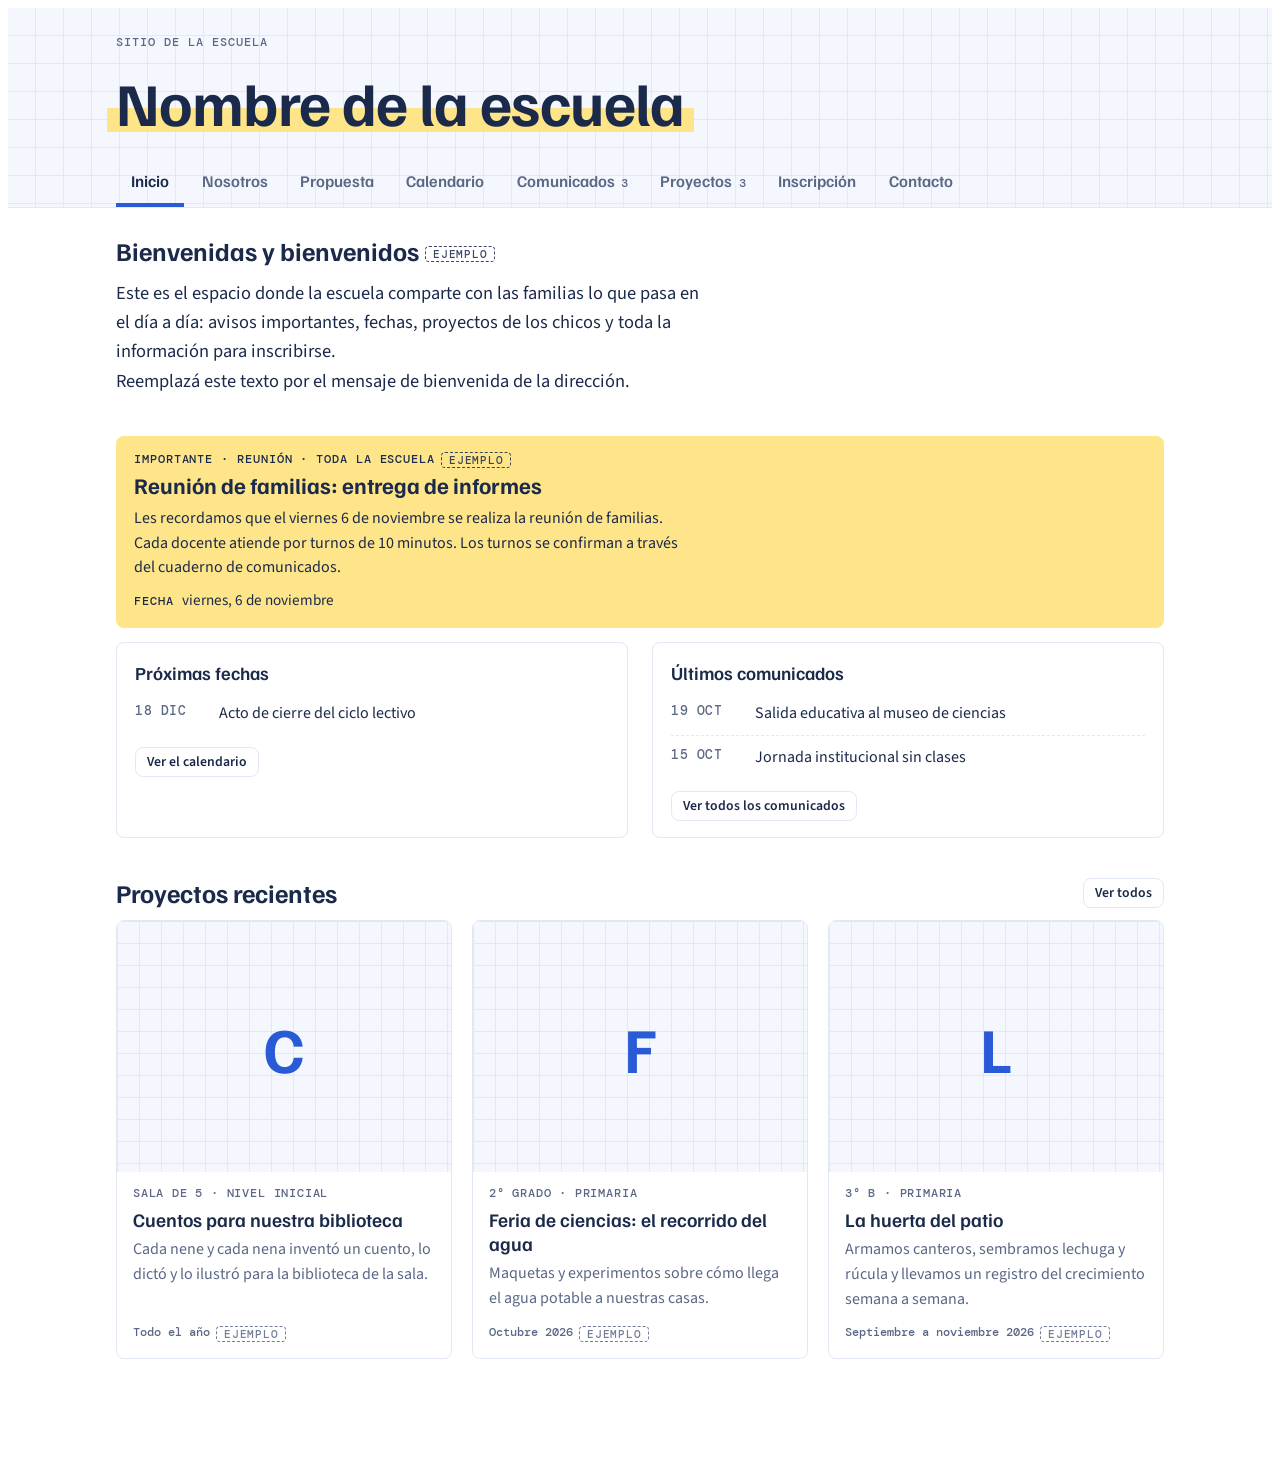
<file: portal-de-familias.html>
<title>Escuela 6014</title>
<meta name="claude:viewport-fit-sides" content="cover">
<style id="page-style">
@import url('https://fonts.googleapis.com/css2?family=DM+Mono:wght@400;500&family=Familjen+Grotesk:wght@500;600;700&family=Source+Sans+3:ital,wght@0,400;0,600;1,400&display=swap');

/* Layout: cuaderno cuadriculado. Cabecera sobre hoja a cuadros con el nombre marcado con resaltador; secciones de texto sobre fondo liso; comunicados y calendario sobre hoja con margen rojo; proyectos y propuesta en grillas de tarjetas. */
/* Diseño claro de un solo tema: fondos blancos, líneas suaves y un azul amable. */
:root {
  color-scheme: light;
  --paper: #FFFFFF;
  --card: #FFFFFF;
  --wash: #F4F8FE;
  --ink: #1B2A4A;
  --ink-2: #5A6785;
  --line: #E2E9F4;
  --blue: #2A5BD7;
  --blue-ink: #FFFFFF;
  --red: #D14B3F;
  --hl: #FFE58A;
  --mark: #FFE58A;
  --on-hl: #1B2A4A;
  --f-display: 'Familjen Grotesk', 'Trebuchet MS', system-ui, sans-serif;
  --f-body: 'Source Sans 3', system-ui, -apple-system, 'Segoe UI', sans-serif;
  --f-mono: 'DM Mono', ui-monospace, 'SFMono-Regular', Menlo, monospace;
  --r: 8px;
}

* { box-sizing: border-box; }
body { background: var(--paper); color: var(--ink); font: 400 1rem/1.55 var(--f-body); }
button, input, select, textarea { font: inherit; color: inherit; }
:focus-visible { outline: 2px solid var(--blue); outline-offset: 2px; }

.wrap {
  max-width: 1080px; margin: 0 auto;
  padding-left: max(16px, env(safe-area-inset-left, 0px));
  padding-right: max(16px, env(safe-area-inset-right, 0px));
}

/* Cabecera */
.hero {
  background-color: var(--wash);
  background-image: linear-gradient(var(--line) 1px, transparent 1px), linear-gradient(90deg, var(--line) 1px, transparent 1px);
  background-size: 28px 28px; background-position: -1px -1px;
  border-bottom: 1px solid var(--line);
}
.hero .wrap { padding-block: 26px 0; }
.hero-top { display: flex; justify-content: space-between; align-items: center; gap: 10px 14px; flex-wrap: wrap; }
.hero-top .grp { display: flex; gap: 8px; flex-wrap: wrap; }
.eyebrow { margin: 0; font: 500 .78rem/1.3 var(--f-mono); letter-spacing: .08em; text-transform: uppercase; color: var(--ink-2); }
h1 { margin: 20px 0 6px; font: 700 clamp(2rem, 6.5vw, 3.8rem)/1.08 var(--f-display); letter-spacing: -.01em; text-wrap: balance; overflow-wrap: anywhere; }
h1 span {
  background: linear-gradient(transparent 58%, var(--mark) 58% 90%, transparent 90%);
  padding: 0 .15em; margin-left: -.15em;
  -webkit-box-decoration-break: clone; box-decoration-break: clone;
}
.lema { margin: 0 0 4px; font-size: 1.15rem; color: var(--ink-2); max-width: 60ch; }
.tabs { display: flex; gap: 2px; margin-top: 22px; overflow-x: auto; scrollbar-width: thin; }
.tab {
  flex: none; white-space: nowrap; appearance: none; border: 0; background: transparent; color: var(--ink-2); cursor: pointer;
  font: 600 1.02rem var(--f-display); padding: .75rem .95rem; border-bottom: 4px solid transparent;
}
.tab small { font: 500 .75rem var(--f-mono); margin-left: .4rem; }
.tab:hover { color: var(--ink); }
.tab[aria-selected="true"] { color: var(--ink); border-bottom-color: var(--blue); }

/* Botones */
.btn {
  appearance: none; display: inline-flex; align-items: center; gap: .4rem; cursor: pointer; text-decoration: none;
  font: 600 .95rem/1.2 var(--f-body); padding: .6rem 1rem; border-radius: var(--r);
  border: 1.5px solid var(--line); background: var(--card); color: var(--ink);
}
.btn:hover { background: var(--wash); border-color: var(--ink-2); }
.btn.sm { padding: .35rem .7rem; font-size: .86rem; }
.btn.primary { background: var(--blue); border-color: var(--blue); color: var(--blue-ink); }
.btn.primary:hover { filter: brightness(1.08); }
.btn.danger { border-color: var(--red); color: var(--red); }
.btn[disabled] { opacity: .5; cursor: not-allowed; }

/* Contenido */
main.wrap { padding-block: 28px 56px; }
.sec { margin-bottom: 40px; }
.sh { display: flex; flex-wrap: wrap; justify-content: space-between; align-items: center; gap: 8px 14px; margin-bottom: 12px; }
.sh h2 { margin: 0; font: 700 1.6rem/1.2 var(--f-display); text-wrap: balance; }
.sh .grp { display: flex; gap: 8px; flex-wrap: wrap; align-items: center; }
.lead { margin: 0; font-size: 1.15rem; line-height: 1.6; white-space: pre-line; overflow-wrap: anywhere; max-width: 66ch; }
.bar { display: flex; flex-wrap: wrap; gap: 10px 16px; align-items: center; justify-content: space-between; margin-bottom: 18px; }
.chips { display: flex; flex-wrap: wrap; gap: 8px; }
.chip {
  appearance: none; cursor: pointer; border: 1px solid var(--line); background: var(--card); color: var(--ink);
  font: 500 .82rem var(--f-mono); padding: .35rem .8rem; border-radius: 999px;
}
.chip[aria-pressed="true"] { background: var(--blue); color: var(--blue-ink); border-color: var(--blue); }

.hintbox { background: var(--wash); border: 1px dashed var(--ink-2); border-radius: var(--r); padding: 12px 14px; margin-bottom: 22px; font-size: .95rem; }
.ej {
  display: inline-block; font: 500 .68rem var(--f-mono); letter-spacing: .08em; text-transform: uppercase;
  border: 1px dashed currentColor; border-radius: 4px; padding: 0 .4rem; margin-left: .4rem; opacity: .85; vertical-align: middle;
}

.pin { background: var(--hl); color: var(--on-hl); border-radius: var(--r); padding: 16px 18px; margin-bottom: 14px; }
.pin .tag { font: 500 .72rem var(--f-mono); letter-spacing: .08em; text-transform: uppercase; }
.pin h3 { margin: .25rem 0 .4rem; font: 700 1.4rem/1.2 var(--f-display); text-wrap: balance; }
.pin .body { margin: .3rem 0; }
.pin .btn { border-color: var(--on-hl); color: var(--on-hl); background: transparent; }
.pin .btn:hover { background: rgba(27, 42, 74, .1); }
.pin .when .k { color: var(--on-hl); }

.sheet { --datecol: 76px; position: relative; background: var(--card); border: 1px solid var(--line); border-radius: var(--r); }
.sheet::before { content: ""; position: absolute; top: 0; bottom: 0; left: var(--datecol); width: 2px; background: var(--red); opacity: .5; }
.note { display: grid; grid-template-columns: var(--datecol) minmax(0, 1fr); padding: 18px 0; border-top: 1px dashed var(--line); }
.note:first-child { border-top: 0; }
.nd { text-align: center; padding-right: 6px; }
.nd b { display: block; font: 700 1.6rem/1 var(--f-display); }
.nd span { display: block; margin-top: 4px; font: 500 .7rem var(--f-mono); letter-spacing: .08em; text-transform: uppercase; color: var(--ink-2); }
.nc { padding: 0 20px; min-width: 0; }
.meta { display: flex; flex-wrap: wrap; gap: 2px 10px; font: 500 .74rem var(--f-mono); letter-spacing: .06em; text-transform: uppercase; color: var(--ink-2); }
.meta .urg { color: var(--red); font-weight: 500; }
.note h3 { margin: .25rem 0 .35rem; font: 600 1.25rem/1.25 var(--f-display); text-wrap: balance; }
.body { margin: .2rem 0; white-space: pre-line; overflow-wrap: anywhere; max-width: 68ch; }
.when { margin: .55rem 0 0; font-size: .95rem; }
.when .k { font: 500 .72rem var(--f-mono); letter-spacing: .08em; text-transform: uppercase; color: var(--ink-2); margin-right: .5rem; }
.acts { display: flex; gap: 8px; flex-wrap: wrap; margin-top: 12px; }
.empty { border: 1px dashed var(--ink-2); border-radius: var(--r); padding: 28px 20px; text-align: center; color: var(--ink-2); }
.empty p { margin: .2rem 0; }
.more { display: flex; justify-content: center; margin-top: 18px; }
.mh { margin: 26px 0 10px; font: 500 .82rem var(--f-mono); letter-spacing: .08em; text-transform: uppercase; color: var(--ink-2); }
.mh:first-child { margin-top: 0; }

.two { display: grid; grid-template-columns: repeat(auto-fit, minmax(min(100%, 320px), 1fr)); gap: 24px; margin-bottom: 40px; }
.box { background: var(--card); border: 1px solid var(--line); border-radius: var(--r); padding: 18px 18px 16px; min-width: 0; }
.box h3 { margin: 0 0 8px; font: 600 1.15rem var(--f-display); }
.mini { list-style: none; margin: 0; padding: 0; }
.mini li { display: flex; gap: 14px; padding: 9px 0; border-top: 1px dashed var(--line); }
.mini li:first-child { border-top: 0; }
.mini .md { flex: none; width: 4.4rem; font: 500 .8rem/1.5 var(--f-mono); letter-spacing: .04em; text-transform: uppercase; color: var(--ink-2); }
.mini .mt { min-width: 0; overflow-wrap: anywhere; }
.box .foot-link { margin-top: 12px; }
.req { margin: 0; padding-left: 1.2rem; }
.req li { margin: .3rem 0; overflow-wrap: anywhere; }

.grid { display: grid; grid-template-columns: repeat(auto-fill, minmax(min(100%, 260px), 1fr)); gap: 20px; }
.card {
  position: relative; display: flex; flex-direction: column; min-width: 0; overflow: hidden;
  background: var(--card); border: 1px solid var(--line); border-radius: var(--r); transition: transform .15s, border-color .15s;
}
.card.link:hover { border-color: var(--blue); transform: translateY(-2px); }
.cover { display: block; width: 100%; aspect-ratio: 4 / 3; object-fit: cover; background: var(--wash); }
.ph {
  aspect-ratio: 4 / 3; display: grid; place-items: center; color: var(--blue); font: 700 4rem var(--f-display);
  background-color: var(--wash);
  background-image: linear-gradient(var(--line) 1px, transparent 1px), linear-gradient(90deg, var(--line) 1px, transparent 1px);
  background-size: 22px 22px;
}
.cb { padding: 14px 16px 16px; display: flex; flex-direction: column; gap: 6px; flex: 1; min-width: 0; }
.kick { font: 500 .72rem var(--f-mono); letter-spacing: .07em; text-transform: uppercase; color: var(--ink-2); }
.card h3 { margin: 0; font: 600 1.2rem/1.25 var(--f-display); overflow-wrap: anywhere; }
.open { all: unset; cursor: pointer; }
.open::after { content: ""; position: absolute; inset: 0; }
.open:focus-visible::after { outline: 2px solid var(--blue); outline-offset: -3px; }
.card p { margin: 0; color: var(--ink-2); }
.card p.clamp { display: -webkit-box; -webkit-line-clamp: 3; -webkit-box-orient: vertical; overflow: hidden; }
.card p.full { white-space: pre-line; overflow-wrap: anywhere; color: var(--ink); }
.card .foot { margin-top: auto; padding-top: 8px; font: 500 .72rem var(--f-mono); color: var(--ink-2); }
.card .acts { position: relative; z-index: 2; padding: 0 16px 16px; margin: 0; }
.av {
  width: 3rem; height: 3rem; border-radius: 50%; display: grid; place-items: center; margin-bottom: 4px;
  background: var(--wash); color: var(--blue); border: 1px solid var(--line); font: 700 1.1rem var(--f-display);
}

/* Pie con datos de contacto */
.contact { border-top: 2px solid var(--line); }
.contact .wrap { padding-block: 26px 40px; }
.contact h2 { margin: 0 0 14px; font: 600 1.1rem var(--f-display); }
.cgrid { display: grid; grid-template-columns: repeat(auto-fit, minmax(min(100%, 210px), 1fr)); gap: 16px 24px; margin: 0; }
.cgrid dt { font: 500 .72rem var(--f-mono); letter-spacing: .08em; text-transform: uppercase; color: var(--ink-2); }
.cgrid dd { margin: 2px 0 0; overflow-wrap: anywhere; }
.cgrid .btn { margin-top: 6px; }

/* Ventanas */
.scrim {
  position: fixed; inset: 0; z-index: 60; background: rgba(27, 42, 74, .35); overflow: auto; display: flex;
  padding: max(16px, env(safe-area-inset-top, 0px)) max(16px, env(safe-area-inset-right, 0px)) max(16px, env(safe-area-inset-bottom, 0px)) max(16px, env(safe-area-inset-left, 0px));
}
.dlg { margin: auto; width: min(720px, 100%); min-width: 0; background: var(--card); color: var(--ink); border: 1px solid var(--line); border-radius: 10px; padding: 22px; }
.dlg-head { display: flex; justify-content: space-between; align-items: flex-start; gap: 12px; margin-bottom: 14px; }
.dlg h2 { margin: 0; font: 700 1.5rem/1.2 var(--f-display); text-wrap: balance; overflow-wrap: anywhere; }
.field { display: flex; flex-direction: column; gap: 4px; margin-bottom: 14px; min-width: 0; }
.field > label, .field > .lbl { font-weight: 600; font-size: .92rem; }
.hint { margin: 0; font-size: .85rem; color: var(--ink-2); }
.in { width: 100%; padding: .55rem .65rem; border: 1px solid var(--ink-2); border-radius: var(--r); background: var(--paper); }
textarea.in { min-height: 5rem; resize: vertical; }
.row2 { display: grid; grid-template-columns: repeat(auto-fit, minmax(min(100%, 200px), 1fr)); gap: 0 14px; }
.check { display: flex; gap: 10px; align-items: flex-start; margin-bottom: 14px; }
.check input { margin-top: .3rem; width: 1.1rem; height: 1.1rem; }
.err { margin: 0 0 12px; color: var(--red); font-weight: 600; }
.dlg-foot { display: flex; gap: 10px; flex-wrap: wrap; justify-content: flex-end; margin-top: 8px; }
.thumbs { display: flex; flex-wrap: wrap; gap: 12px; }
.th { width: 112px; display: flex; flex-direction: column; gap: 6px; }
.th img { width: 112px; aspect-ratio: 1; object-fit: cover; border-radius: var(--r); display: block; }
.th .btn { justify-content: center; }
.gal { display: grid; gap: 10px; margin: 6px 0 16px; }
.gal img { display: block; width: 100%; border-radius: var(--r); background: var(--wash); }
.gal.rest { grid-template-columns: repeat(auto-fill, minmax(min(100%, 150px), 1fr)); margin-top: 0; }
.gal.rest img { aspect-ratio: 4 / 3; object-fit: cover; }

/* Barra de guardado */
.is-editing { padding-bottom: 96px; }
.savebar {
  position: fixed; left: 0; right: 0; bottom: 0; z-index: 40; background: var(--card); color: var(--ink);
  border-top: 1px solid var(--line); box-shadow: 0 -6px 18px rgba(27, 42, 74, .08);
  display: flex; flex-wrap: wrap; gap: 8px 16px; align-items: center; justify-content: space-between;
  padding: 10px max(16px, env(safe-area-inset-right, 0px)) calc(10px + env(safe-area-inset-bottom, 0px)) max(16px, env(safe-area-inset-left, 0px));
}
.sb-msg { display: flex; flex-direction: column; min-width: 0; font-weight: 600; }
.sb-size { font: 500 .72rem var(--f-mono); color: var(--ink-2); }
.sb-size.warn { color: var(--red); }
.sb-btns { display: flex; gap: 8px; flex-wrap: wrap; }
.savebar .btn { border-color: var(--line); }
.savebar .btn.go { background: var(--blue); border-color: var(--blue); color: var(--blue-ink); }
.savebar .btn.go:hover { filter: brightness(1.08); }

@media (max-width: 520px) {
  .sheet { --datecol: 58px; }
  .nc { padding: 0 14px; }
  .nd b { font-size: 1.3rem; }
  .dlg { padding: 18px 16px; }
  .pin { padding: 14px; }
  .sh h2 { font-size: 1.4rem; }
}
@media (prefers-reduced-motion: reduce) {
  .card { transition: none; }
  .card.link:hover { transform: none; }
}
</style>

<div id="root"></div>
<div id="overlay"></div>

<script type="application/json" id="state">{"v":2,"escuela":{"nombre":"Nombre de la escuela","lema":"","direccion":"","telefono":"","email":"","horario":"","grupos":["Toda la escuela","Nivel inicial","Primaria"]},"inicio":{"titulo":"Bienvenidas y bienvenidos","texto":"Este es el espacio donde la escuela comparte con las familias lo que pasa en el día a día: avisos importantes, fechas, proyectos de los chicos y toda la información para inscribirse.\nReemplazá este texto por el mensaje de bienvenida de la dirección.","ejemplo":true},"nosotros":{"historia":"Contá acá cómo nació la escuela, en qué año abrió sus puertas y cómo fue creciendo junto a la comunidad.","mision":"Escribí acá la propuesta pedagógica, los valores que guían el trabajo diario y lo que la escuela quiere para sus alumnos.","ejemplo":true},"equipo":[{"id":"e1","nombre":"Nombre y apellido","cargo":"Dirección","ejemplo":true},{"id":"e2","nombre":"Nombre y apellido","cargo":"Vicedirección","ejemplo":true},{"id":"e3","nombre":"Nombre y apellido","cargo":"Secretaría","ejemplo":true}],"niveles":[{"id":"n1","nombre":"Nivel inicial","edades":"Salas de 3, 4 y 5","horario":"Completar horario","texto":"Describí acá la propuesta del nivel: cómo se organiza el día, los talleres, el juego y el acompañamiento de las familias.","ejemplo":true},{"id":"n2","nombre":"Primaria","edades":"Completar cursos","horario":"Completar horario","texto":"Describí acá las áreas, los talleres, los idiomas y los proyectos que forman parte de la propuesta de primaria.","ejemplo":true}],"calendario":[{"id":"k1","fecha":"2026-10-28","fin":"","titulo":"Salida educativa al museo de ciencias","tipo":"Salida","detalle":"4° y 5° grado. Salida a las 9:00 h, regreso a las 12:30 h.","ejemplo":true},{"id":"k2","fecha":"2026-11-06","fin":"","titulo":"Reunión de familias: entrega de informes","tipo":"Reunión","detalle":"Turnos de 10 minutos con cada docente.","ejemplo":true},{"id":"k3","fecha":"2026-11-12","fin":"","titulo":"Jornada institucional","tipo":"Sin clases","detalle":"No hay clases. Las actividades se retoman el viernes.","ejemplo":true},{"id":"k4","fecha":"2026-12-18","fin":"","titulo":"Acto de cierre del ciclo lectivo","tipo":"Acto","detalle":"Horario y lugar a confirmar.","ejemplo":true}],"contactos":[{"id":"t1","area":"Secretaría","detalle":"Constancias, inscripciones y trámites administrativos.","telefono":"","email":"","horario":"","ejemplo":true},{"id":"t2","area":"Dirección","detalle":"Entrevistas con el equipo directivo.","telefono":"","email":"","horario":"","ejemplo":true}],"inscripcion":{"texto":"Explicá acá cómo se anotan las familias nuevas: modalidad, vacantes disponibles y a quién dirigirse.","requisitos":"Partida de nacimiento del alumno\nDNI del alumno y de los adultos responsables\nCertificado de vacunación\nBoletín o pase del colegio anterior, si corresponde","fechas":"Completá acá el período de inscripción.","enlace":"","ejemplo":true},"comunicados":[{"id":"c1","titulo":"Reunión de familias: entrega de informes","texto":"Les recordamos que el viernes 6 de noviembre se realiza la reunión de familias.\nCada docente atiende por turnos de 10 minutos. Los turnos se confirman a través del cuaderno de comunicados.","fecha":"2026-10-20","categoria":"Reunión","para":"Toda la escuela","evento":"2026-11-06","enlace":"","fijado":true,"ejemplo":true},{"id":"c2","titulo":"Salida educativa al museo de ciencias","texto":"Los alumnos de 4° y 5° grado visitan el museo el miércoles 28 de octubre.\nSalida a las 9:00 h, regreso a las 12:30 h. Deben traer la autorización firmada, gorra y botella de agua.","fecha":"2026-10-19","categoria":"Salida educativa","para":"Primaria","evento":"2026-10-28","enlace":"","fijado":false,"ejemplo":true},{"id":"c3","titulo":"Jornada institucional sin clases","texto":"El jueves 12 de noviembre no hay clases por jornada institucional de los docentes. Las actividades se retoman el viernes en el horario habitual.","fecha":"2026-10-15","categoria":"Aviso","para":"Toda la escuela","evento":"2026-11-12","enlace":"","fijado":false,"ejemplo":true}],"proyectos":[{"id":"p1","titulo":"La huerta del patio","nivel":"Primaria","curso":"3° B","docente":"Equipo docente de 3° B","periodo":"Septiembre a noviembre 2026","resumen":"Armamos canteros, sembramos lechuga y rúcula y llevamos un registro del crecimiento semana a semana.","texto":"Los chicos prepararon la tierra, armaron cuatro canteros y sembraron lechuga, rúcula y perejil.\nCada semana miden las plantas, dibujan lo que observan y anotan cuántas veces regaron. Al final del proyecto la cosecha se comparte en el comedor.","fotos":[],"enlace":"","ejemplo":true},{"id":"p2","titulo":"Feria de ciencias: el recorrido del agua","nivel":"Primaria","curso":"2° grado","docente":"Área de Ciencias Naturales","periodo":"Octubre 2026","resumen":"Maquetas y experimentos sobre cómo llega el agua potable a nuestras casas.","texto":"Cada grupo investigó una etapa del recorrido del agua, desde la toma hasta la canilla, y armó una maqueta o un experimento para explicarla en la feria abierta a las familias.","fotos":[],"enlace":"","ejemplo":true},{"id":"p3","titulo":"Cuentos para nuestra biblioteca","nivel":"Nivel inicial","curso":"Sala de 5","docente":"Equipo de sala de 5","periodo":"Todo el año","resumen":"Cada nene y cada nena inventó un cuento, lo dictó y lo ilustró para la biblioteca de la sala.","texto":"Durante el año fuimos coleccionando cuentos inventados por los chicos. Los dictaron a las seños, hicieron los dibujos y encuadernamos todo en un libro que ahora circula entre las casas.","fotos":[],"enlace":"","ejemplo":true}]}</script>

<script id="app-src">
(function () {
  'use strict';

  var DEFAULT_RESET = ':root{color-scheme:light;padding-top:env(safe-area-inset-top,0px);padding-bottom:env(safe-area-inset-bottom,0px)}body{margin:0;font:14px system-ui,sans-serif}img{max-width:100%}[hidden]{display:none!important}';
  var CATEGORIAS = ['Aviso', 'Reunión', 'Salida educativa', 'Actividad', 'Administración', 'Urgente'];
  var TIPOS = ['Clases', 'Sin clases', 'Reunión', 'Acto', 'Salida', 'Evaluación', 'Feriado', 'Otro'];
  var TABS = [['inicio', 'Inicio'], ['nosotros', 'Nosotros'], ['niveles', 'Propuesta'], ['calendario', 'Calendario'], ['comunicados', 'Comunicados'], ['proyectos', 'Proyectos'], ['inscripcion', 'Inscripción'], ['contacto', 'Contacto']];

  /* Formularios simples: cada fila es un campo o una pareja de campos. */
  var COLS = {
    contactos: { nuevo: 'Agregar contacto', editar: 'Editar contacto', schema: [
      { k: 'area', label: 'Área o persona', req: 1, max: 80, hint: 'Por ejemplo: Secretaría, Dirección, Vicedirección.' },
      { k: 'detalle', label: 'Para qué consultar', max: 160 },
      [{ k: 'telefono', label: 'Teléfono', max: 60 }, { k: 'email', label: 'Correo', max: 100 }],
      { k: 'horario', label: 'Horario de atención', max: 100 }] },
    equipo: { nuevo: 'Agregar persona', editar: 'Editar persona', schema: [[
      { k: 'nombre', label: 'Nombre y apellido', req: 1, max: 80 },
      { k: 'cargo', label: 'Cargo o función', max: 80 }]] },
    niveles: { nuevo: 'Agregar nivel', editar: 'Editar nivel', schema: [
      { k: 'nombre', label: 'Nivel', req: 1, max: 60 },
      [{ k: 'edades', label: 'Salas o cursos', max: 60 }, { k: 'horario', label: 'Horario', max: 80 }],
      { k: 'texto', label: 'Descripción', type: 'textarea', rows: 6, req: 1, hint: 'Los saltos de línea se respetan.' }] },
    calendario: { nuevo: 'Agregar fecha', editar: 'Editar fecha', schema: [
      { k: 'titulo', label: 'Qué pasa ese día', req: 1, max: 120 },
      [{ k: 'fecha', label: 'Fecha', type: 'date', req: 1 }, { k: 'fin', label: 'Hasta (si dura varios días)', type: 'date' }],
      { k: 'tipo', label: 'Tipo', type: 'select', options: TIPOS },
      { k: 'detalle', label: 'Detalle (opcional)', type: 'textarea', rows: 3, max: 400 }] }
  };
  var SINGLES = {
    inicio: { titulo: 'Editar bienvenida', schema: [
      { k: 'titulo', label: 'Título', max: 100 },
      { k: 'texto', label: 'Mensaje de bienvenida', type: 'textarea', rows: 7, req: 1 }] },
    nosotros: { titulo: 'Editar Nosotros', schema: [
      { k: 'historia', label: 'Quiénes somos', type: 'textarea', rows: 7, req: 1, hint: 'Historia y presentación de la escuela.' },
      { k: 'mision', label: 'Misión y valores', type: 'textarea', rows: 7, req: 1 }] },
    inscripcion: { titulo: 'Editar Inscripción', schema: [
      { k: 'texto', label: 'Cómo anotarse', type: 'textarea', rows: 6, req: 1 },
      { k: 'requisitos', label: 'Documentación a presentar (una por línea)', type: 'textarea', rows: 6 },
      { k: 'fechas', label: 'Período de inscripción', max: 160 },
      { k: 'enlace', label: 'Enlace a formulario (opcional)', max: 300, ph: 'https://' }] }
  };

  var live = norm(JSON.parse(document.getElementById('state').textContent));
  var draft = null, editing = false, dirty = false, canEdit = false, saving = false;
  var tab = 'inicio', filterCom = 'Todos', filterPro = 'Todos', showOld = false, showPast = false;
  var pendingDel = null, modal = null, lastFocus = null, formFotos = [], msg = '', discardArm = false;

  var hv = (location.hash || '').replace('#', '');
  if (TABS.some(function (t) { return t[0] === hv; })) tab = hv;

  /* ---------- utilidades ---------- */
  function el(tag, props) {
    var n = document.createElement(tag);
    if (props) {
      Object.keys(props).forEach(function (k) {
        var v = props[k];
        if (v == null || v === false) return;
        if (k === 'class') n.className = v;
        else if (k === 'text') n.textContent = v;
        else if (k.slice(0, 2) === 'on') n.addEventListener(k.slice(2), v);
        else if (v === true) n.setAttribute(k, '');
        else n.setAttribute(k, v);
      });
    }
    for (var i = 2; i < arguments.length; i++) append(n, arguments[i]);
    return n;
  }
  function append(n, c) {
    if (c == null || c === false) return;
    if (Array.isArray(c)) { c.forEach(function (x) { append(n, x); }); return; }
    n.append(c.nodeType ? c : document.createTextNode(String(c)));
  }
  function $(s) { return document.querySelector(s); }
  function clone(o) { return JSON.parse(JSON.stringify(o)); }
  function uid() { return Math.random().toString(36).slice(2, 10); }
  function pad(n) { return (n < 10 ? '0' : '') + n; }
  function today() { var d = new Date(); return d.getFullYear() + '-' + pad(d.getMonth() + 1) + '-' + pad(d.getDate()); }
  function parseISO(s) { return /^\d{4}-\d{2}-\d{2}$/.test(s || '') ? new Date(s + 'T12:00:00') : null; }
  function dayNum(s) { var d = parseISO(s); return d ? String(d.getDate()) : ''; }
  function monthShort(s) {
    var d = parseISO(s); if (!d) return '';
    var m = d.toLocaleDateString('es-AR', { month: 'short' }).replace('.', '');
    return d.getFullYear() !== new Date().getFullYear() ? m + ' ' + String(d.getFullYear()).slice(2) : m;
  }
  function fmtLong(s) { var d = parseISO(s); return d ? d.toLocaleDateString('es-AR', { weekday: 'long', day: 'numeric', month: 'long' }) : ''; }
  function fmtMd(s) { var d = parseISO(s); return d ? d.toLocaleDateString('es-AR', { day: 'numeric', month: 'long' }) : ''; }
  function monthName(s) { var d = parseISO(s); return d ? d.toLocaleDateString('es-AR', { month: 'long', year: 'numeric' }) : ''; }
  function rangeText(ev) {
    if (ev.fin && ev.fin > ev.fecha) return 'Del ' + fmtMd(ev.fecha) + ' al ' + fmtMd(ev.fin);
    return fmtLong(ev.fecha);
  }
  function safeUrl(u) {
    u = (u || '').trim(); if (!u) return '';
    if (!/^https?:\/\//i.test(u)) u = 'https://' + u;
    try { var x = new URL(u); return /^https?:$/.test(x.protocol) ? x.href : ''; } catch (e) { return ''; }
  }
  function norm(s) {
    s.escuela = s.escuela || {};
    ['nombre', 'lema', 'direccion', 'telefono', 'email', 'horario'].forEach(function (k) { s.escuela[k] = s.escuela[k] || ''; });
    if (!Array.isArray(s.escuela.grupos) || !s.escuela.grupos.length) s.escuela.grupos = ['Toda la escuela'];
    s.inicio = s.inicio || { titulo: '', texto: '' };
    s.nosotros = s.nosotros || { historia: '', mision: '' };
    s.inscripcion = s.inscripcion || { texto: '', requisitos: '', fechas: '', enlace: '' };
    ['equipo', 'niveles', 'calendario', 'contactos', 'comunicados', 'proyectos'].forEach(function (k) { s[k] = s[k] || []; });
    return s;
  }
  function data() { return editing ? draft : live; }
  function niveles(d) { var g = d.escuela.grupos; return g.length > 1 ? g.slice(1) : g; }
  function markDirty() { dirty = true; discardArm = false; msg = ''; }
  function hasEj(d) {
    return d.inicio.ejemplo || d.nosotros.ejemplo || d.inscripcion.ejemplo ||
      ['equipo', 'niveles', 'calendario', 'contactos', 'comunicados', 'proyectos'].some(function (k) { return d[k].some(function (x) { return x.ejemplo; }); });
  }
  function goTab(id) { tab = id; pendingDel = null; render(); try { window.scrollTo(0, 0); } catch (e) {} }

  /* ---------- armado de la página publicada ---------- */
  function getReset() {
    try {
      var ss = document.head.querySelectorAll('style');
      for (var i = 0; i < ss.length; i++) {
        var t = ss[i].textContent;
        if (ss[i].id !== 'page-style' && /\[hidden\]/.test(t) && /color-scheme/.test(t)) return t;
      }
    } catch (e) {}
    return DEFAULT_RESET;
  }
  function buildDoc(state) {
    var css = document.getElementById('page-style').textContent;
    var js = document.getElementById('app-src').textContent;
    var json = JSON.stringify(state).replace(/</g, '\\u003c').split(String.fromCharCode(8232)).join('\\u2028').split(String.fromCharCode(8233)).join('\\u2029');
    return '<!doctype html><html><head><meta charset=utf8><meta name=viewport content="width=device-width,initial-scale=1,viewport-fit=cover"><style>' + getReset() + '</style></head><body>'
      + '<title>Portal de Familias</title><meta name="claude:viewport-fit-sides" content="cover">'
      + '<style id="page-style">' + css + '</style>'
      + '<div id="root"></div>\n<div id="overlay"></div>\n'
      + '<script type="application/json" id="state">' + json + '</scr' + 'ipt>\n'
      + '<script id="app-src">' + js + '</scr' + 'ipt></body></html>';
  }

  /* ---------- estructura general ---------- */
  function render() {
    var d = data();
    var root = $('#root');
    root.replaceChildren();
    root.className = editing ? 'is-editing' : '';
    root.append(hero(d), main(d));
    var f = footer(d); if (f) root.append(f);
    if (editing) root.append(savebar());
  }

  function hero(d) {
    var e = d.escuela;
    return el('header', { class: 'hero' }, el('div', { class: 'wrap' },
      el('div', { class: 'hero-top' },
        el('p', { class: 'eyebrow', text: 'Sitio de la escuela' }),
        el('div', { class: 'grp' },
          editing ? el('button', { class: 'btn sm', type: 'button', onclick: function () { openModal({ type: 'esc' }); }, text: 'Datos de la escuela' }) : null,
          canEdit && !editing ? el('button', { class: 'btn sm', type: 'button', onclick: startEdit, text: 'Editar contenido' }) : null)),
      el('h1', null, el('span', { text: e.nombre || 'Nombre de la escuela' })),
      e.lema ? el('p', { class: 'lema', text: e.lema }) : null,
      el('div', { class: 'tabs', role: 'tablist', 'aria-label': 'Secciones' }, TABS.map(function (t) {
        var n = t[0] === 'comunicados' ? d.comunicados.length : (t[0] === 'proyectos' ? d.proyectos.length : null);
        return el('button', {
          class: 'tab', type: 'button', role: 'tab', 'aria-selected': tab === t[0] ? 'true' : 'false',
          onclick: function () { goTab(t[0]); }
        }, t[1], n != null ? el('small', { text: String(n) }) : null);
      }))));
  }

  function main(d) {
    var views = { inicio: viewInicio, nosotros: viewNosotros, niveles: viewNiveles, calendario: viewCal, comunicados: viewCom, proyectos: viewPro, inscripcion: viewIns, contacto: viewContacto };
    return el('main', { class: 'wrap', role: 'tabpanel' },
      editing && hasEj(d) ? el('div', { class: 'hintbox' },
        el('strong', { text: 'Lo marcado como "Ejemplo" ' }),
        'está para que veas cómo se ve la página. Editalo con los datos de tu escuela o eliminalo antes de compartir el enlace con las familias.') : null,
      (views[tab] || viewInicio)(d));
  }

  function ejTag() { return el('span', { class: 'ej', text: 'Ejemplo' }); }
  function editBtn(label, fn, primary) {
    return editing ? el('button', { class: 'btn sm' + (primary ? ' primary' : ''), type: 'button', onclick: fn, text: label }) : null;
  }
  function secHead(title, flagged, controls) {
    return el('div', { class: 'sh' }, el('h2', null, title, flagged ? ejTag() : null), controls ? el('div', { class: 'grp' }, controls) : null);
  }
  function editSingle(key) { return editBtn('Editar texto', function () { openModal({ type: 'single', key: key }); }); }
  function newCol(col, label) { return editBtn(label, function () { openModal({ type: 'col', col: col, id: null }); }, true); }
  function emptyBox(text, hintText) {
    return el('div', { class: 'empty' }, el('p', { text: text }), editing && hintText ? el('p', { text: hintText }) : null);
  }
  function seeAll(id, label) {
    return el('div', { class: 'foot-link' }, el('button', { class: 'btn sm', type: 'button', onclick: function () { goTab(id); }, text: label }));
  }

  function chips(options, current, onPick) {
    if (options.length < 2) return null;
    return el('div', { class: 'chips', role: 'group', 'aria-label': 'Filtrar' },
      ['Todos'].concat(options).map(function (o) {
        return el('button', { class: 'chip', type: 'button', 'aria-pressed': current === o ? 'true' : 'false', onclick: function () { onPick(o); render(); }, text: o });
      }));
  }

  function itemActions(coll, c) {
    if (!editing) return null;
    var key = coll + ':' + c.id;
    var type = coll === 'comunicados' ? 'com' : (coll === 'proyectos' ? 'pro' : 'col');
    return el('div', { class: 'acts' },
      el('button', { class: 'btn sm', type: 'button', onclick: function () { openModal({ type: type, col: coll, id: c.id }); }, text: 'Editar' }),
      pendingDel === key
        ? [el('button', { class: 'btn sm danger', type: 'button', onclick: function () { delItem(coll, c.id); }, text: 'Sí, eliminar' }),
           el('button', { class: 'btn sm', type: 'button', onclick: function () { pendingDel = null; render(); }, text: 'Cancelar' })]
        : el('button', { class: 'btn sm danger', type: 'button', onclick: function () { pendingDel = key; render(); }, text: 'Eliminar' }));
  }

  /* ---------- Inicio ---------- */
  function sortedCom(d) {
    return d.comunicados.slice().sort(function (a, b) { return (b.fecha || '').localeCompare(a.fecha || '') || (a.id < b.id ? 1 : -1); });
  }
  function upcoming(d) {
    var t = today();
    return d.calendario.filter(function (k) { return (k.fin || k.fecha) >= t; }).sort(function (a, b) { return a.fecha.localeCompare(b.fecha); });
  }
  function viewInicio(d) {
    var w = d.inicio;
    var pins = sortedCom(d).filter(function (c) { return c.fijado; }).slice(0, 1);
    var next = upcoming(d).slice(0, 4);
    var last = sortedCom(d).filter(function (c) { return !c.fijado; }).slice(0, 3);
    var projs = d.proyectos.slice().reverse().slice(0, 3);
    return el('section', null,
      el('div', { class: 'sec' },
        secHead(w.titulo || 'Bienvenidas y bienvenidos', w.ejemplo, editSingle('inicio')),
        el('p', { class: 'lead', text: w.texto })),
      pins.map(pinEl),
      el('div', { class: 'two' },
        el('div', { class: 'box' }, el('h3', { text: 'Próximas fechas' }),
          next.length ? el('ul', { class: 'mini' }, next.map(function (k) {
            return el('li', null, el('span', { class: 'md', text: dayNum(k.fecha) + ' ' + monthShort(k.fecha) }), el('span', { class: 'mt', text: k.titulo }));
          })) : el('p', { class: 'hint', text: 'No hay fechas próximas cargadas.' }),
          seeAll('calendario', 'Ver el calendario')),
        el('div', { class: 'box' }, el('h3', { text: 'Últimos comunicados' }),
          last.length ? el('ul', { class: 'mini' }, last.map(function (c) {
            return el('li', null, el('span', { class: 'md', text: dayNum(c.fecha) + ' ' + monthShort(c.fecha) }), el('span', { class: 'mt', text: c.titulo }));
          })) : el('p', { class: 'hint', text: 'Todavía no hay comunicados.' }),
          seeAll('comunicados', 'Ver todos los comunicados'))),
      projs.length ? el('div', { class: 'sec' },
        secHead('Proyectos recientes', false, el('button', { class: 'btn sm', type: 'button', onclick: function () { goTab('proyectos'); }, text: 'Ver todos' })),
        el('div', { class: 'grid' }, projs.map(cardEl))) : null);
  }

  /* ---------- Nosotros ---------- */
  function viewNosotros(d) {
    var n = d.nosotros;
    return el('section', null,
      el('div', { class: 'sec' }, secHead('Quiénes somos', n.ejemplo, editSingle('nosotros')), el('p', { class: 'lead', text: n.historia })),
      el('div', { class: 'sec' }, secHead('Misión y valores'), el('p', { class: 'lead', text: n.mision })),
      el('div', { class: 'sec' },
        secHead('Equipo', false, newCol('equipo', '+ Agregar persona')),
        d.equipo.length ? el('div', { class: 'grid' }, d.equipo.map(function (p) {
          var ini = (p.nombre || '?').trim().split(/\s+/).slice(0, 2).map(function (w) { return w.charAt(0).toUpperCase(); }).join('');
          return el('article', { class: 'card' },
            el('div', { class: 'cb' }, el('div', { class: 'av', 'aria-hidden': 'true', text: ini }),
              el('h3', null, p.nombre, p.ejemplo ? ejTag() : null),
              el('p', { text: p.cargo || '' })),
            itemActions('equipo', p));
        })) : emptyBox('Todavía no hay personas cargadas.', 'Sumá al equipo con el botón "+ Agregar persona".')));
  }

  /* ---------- Propuesta educativa ---------- */
  function viewNiveles(d) {
    return el('section', { class: 'sec' },
      secHead('Propuesta educativa', false, newCol('niveles', '+ Agregar nivel')),
      d.niveles.length ? el('div', { class: 'grid' }, d.niveles.map(function (n) {
        return el('article', { class: 'card' },
          el('div', { class: 'cb' },
            el('div', { class: 'kick', text: [n.edades, n.horario].filter(Boolean).join(' · ') }),
            el('h3', null, n.nombre, n.ejemplo ? ejTag() : null),
            el('p', { class: 'full', text: n.texto })),
          itemActions('niveles', n));
      })) : emptyBox('Todavía no hay niveles cargados.', 'Agregá el primero con el botón "+ Agregar nivel".'));
  }

  /* ---------- Calendario ---------- */
  function calRow(k) {
    return el('article', { class: 'note' },
      el('div', { class: 'nd' }, el('b', { text: dayNum(k.fecha) }), el('span', { text: monthShort(k.fecha) })),
      el('div', { class: 'nc' },
        el('div', { class: 'meta' }, el('span', { text: k.tipo || 'Otro' }), el('span', { text: rangeText(k) }), k.ejemplo ? ejTag() : null),
        el('h3', { text: k.titulo }),
        k.detalle ? el('p', { class: 'body', text: k.detalle }) : null,
        itemActions('calendario', k)));
  }
  function groupByMonth(list) {
    var out = [], idx = {};
    list.forEach(function (k) {
      var key = (k.fecha || '').slice(0, 7);
      if (!(key in idx)) { idx[key] = out.length; out.push({ key: key, label: monthName(k.fecha), items: [] }); }
      out[idx[key]].items.push(k);
    });
    return out;
  }
  function viewCal(d) {
    var up = upcoming(d);
    var t = today();
    var past = d.calendario.filter(function (k) { return (k.fin || k.fecha) < t; }).sort(function (a, b) { return b.fecha.localeCompare(a.fecha); });
    var groups = groupByMonth(up);
    return el('section', { class: 'sec' },
      secHead('Calendario escolar', false, newCol('calendario', '+ Agregar fecha')),
      groups.length ? groups.map(function (g) {
        return [el('h3', { class: 'mh', text: g.label }), el('div', { class: 'sheet' }, g.items.map(calRow))];
      }) : emptyBox('No hay fechas próximas cargadas.', 'Agregá la primera con el botón "+ Agregar fecha".'),
      past.length && !showPast ? el('div', { class: 'more' }, el('button', { class: 'btn', type: 'button', onclick: function () { showPast = true; render(); }, text: 'Ver fechas pasadas (' + past.length + ')' })) : null,
      showPast && past.length ? [el('h3', { class: 'mh', text: 'Fechas pasadas' }), el('div', { class: 'sheet' }, past.map(calRow))] : null);
  }

  /* ---------- Comunicados ---------- */
  function viewCom(d) {
    var grupos = d.escuela.grupos;
    var opts = grupos.slice(1);
    if (filterCom !== 'Todos' && opts.indexOf(filterCom) < 0) filterCom = 'Todos';
    var all = sortedCom(d);
    var vis = all.filter(function (c) { return filterCom === 'Todos' || c.para === filterCom || c.para === grupos[0]; });
    var pinned = vis.filter(function (c) { return c.fijado; });
    var rest = vis.filter(function (c) { return !c.fijado; });
    var shown = showOld ? rest : rest.slice(0, 8);
    return el('section', null,
      secHead('Comunicados', false, newCol('comunicados', '+ Nuevo comunicado')),
      el('div', { class: 'bar' }, chips(opts, filterCom, function (o) { filterCom = o; }) || el('span')),
      pinned.map(pinEl),
      shown.length ? el('div', { class: 'sheet' }, shown.map(noteEl)) : (pinned.length ? null :
        emptyBox(all.length ? 'No hay comunicados para este grupo.' : 'Todavía no hay comunicados.', !all.length ? 'Creá el primero con el botón "+ Nuevo comunicado".' : null)),
      !showOld && rest.length > 8 ? el('div', { class: 'more' }, el('button', { class: 'btn', type: 'button', onclick: function () { showOld = true; render(); }, text: 'Ver comunicados anteriores (' + (rest.length - 8) + ')' })) : null);
  }
  function extras(c) {
    var u = safeUrl(c.enlace);
    return [
      c.evento ? el('p', { class: 'when' }, el('span', { class: 'k', text: 'Fecha' }), fmtLong(c.evento)) : null,
      u ? el('div', { class: 'acts' }, el('a', { class: 'btn sm', href: u, target: '_blank', rel: 'noopener noreferrer', text: 'Abrir enlace' })) : null
    ];
  }
  function pinEl(c) {
    return el('article', { class: 'pin' },
      el('div', { class: 'tag' }, 'Importante · ' + (c.categoria || 'Aviso') + ' · ' + (c.para || ''), c.ejemplo ? ejTag() : null),
      el('h3', { text: c.titulo }),
      el('p', { class: 'body', text: c.texto }),
      extras(c), itemActions('comunicados', c));
  }
  function noteEl(c) {
    return el('article', { class: 'note' },
      el('div', { class: 'nd', title: c.fecha || '' }, el('b', { text: dayNum(c.fecha) }), el('span', { text: monthShort(c.fecha) })),
      el('div', { class: 'nc' },
        el('div', { class: 'meta' },
          el('span', { class: c.categoria === 'Urgente' ? 'urg' : '', text: c.categoria || 'Aviso' }),
          el('span', { text: c.para || '' }),
          c.ejemplo ? ejTag() : null),
        el('h3', { text: c.titulo }),
        el('p', { class: 'body', text: c.texto }),
        extras(c), itemActions('comunicados', c)));
  }

  /* ---------- Proyectos ---------- */
  function viewPro(d) {
    var niv = niveles(d);
    if (filterPro !== 'Todos' && niv.indexOf(filterPro) < 0) filterPro = 'Todos';
    var items = d.proyectos.filter(function (p) { return filterPro === 'Todos' || p.nivel === filterPro; }).slice().reverse();
    return el('section', null,
      secHead('Proyectos de los alumnos', false, newCol('proyectos', '+ Nuevo proyecto')),
      el('div', { class: 'bar' }, chips(niv, filterPro, function (o) { filterPro = o; }) || el('span')),
      items.length ? el('div', { class: 'grid' }, items.map(cardEl)) :
        emptyBox(d.proyectos.length ? 'No hay proyectos para este nivel.' : 'Todavía no hay proyectos publicados.', !d.proyectos.length ? 'Sumá el primero con el botón "+ Nuevo proyecto".' : null));
  }
  function cardEl(p) {
    var cover = p.fotos && p.fotos[0];
    return el('article', { class: 'card link' },
      cover ? el('img', { class: 'cover', src: cover, alt: 'Foto del proyecto ' + p.titulo, loading: 'lazy' })
            : el('div', { class: 'ph', 'aria-hidden': 'true', text: (p.titulo || '?').trim().charAt(0).toUpperCase() }),
      el('div', { class: 'cb' },
        el('div', { class: 'kick', text: [p.curso, p.nivel].filter(Boolean).join(' · ') }),
        el('h3', null, el('button', { class: 'open', type: 'button', onclick: function () { openModal({ type: 'ver', id: p.id }); }, text: p.titulo })),
        p.resumen ? el('p', { class: 'clamp', text: p.resumen }) : null,
        el('div', { class: 'foot' }, p.periodo || '', p.ejemplo ? ejTag() : null)),
      itemActions('proyectos', p));
  }

  /* ---------- Inscripción ---------- */
  function viewIns(d) {
    var s = d.inscripcion;
    var reqs = (s.requisitos || '').split('\n').map(function (x) { return x.trim(); }).filter(Boolean);
    var u = safeUrl(s.enlace);
    return el('section', null,
      el('div', { class: 'sec' }, secHead('Inscripción', s.ejemplo, editSingle('inscripcion')), el('p', { class: 'lead', text: s.texto })),
      el('div', { class: 'two' },
        el('div', { class: 'box' }, el('h3', { text: 'Documentación' }),
          reqs.length ? el('ul', { class: 'req' }, reqs.map(function (r) { return el('li', { text: r }); })) : el('p', { class: 'hint', text: 'Todavía no se cargó la documentación.' })),
        el('div', { class: 'box' }, el('h3', { text: 'Fechas y consultas' }),
          s.fechas ? el('p', { text: s.fechas }) : null,
          el('p', { class: 'hint', text: 'Para consultar, usá los datos de la sección Contacto.' }),
          seeAll('contacto', 'Ir a Contacto'),
          u ? el('div', { class: 'acts' }, el('a', { class: 'btn primary', href: u, target: '_blank', rel: 'noopener noreferrer', text: 'Abrir formulario de inscripción' })) : null)));
  }

  /* ---------- Contacto ---------- */
  function schoolRows(e) {
    return [['Dirección', e.direccion], ['Teléfono', e.telefono, true], ['Correo', e.email, true], ['Horario de atención', e.horario]].filter(function (r) { return r[1]; });
  }
  function dlist(rows) {
    return el('dl', { class: 'cgrid' }, rows.map(function (r) {
      return el('div', null, el('dt', { text: r[0] }), el('dd', { text: r[1] }),
        r[2] ? el('button', { class: 'btn sm', type: 'button', onclick: function (ev) { copyText(r[1], ev.currentTarget); }, text: 'Copiar' }) : null);
    }));
  }
  function viewContacto(d) {
    var e = d.escuela;
    var rows = schoolRows(e);
    var map = e.direccion ? 'https://www.google.com/maps/search/?api=1&query=' + encodeURIComponent(e.direccion) : '';
    return el('section', null,
      el('div', { class: 'sec' },
        secHead('Contacto', false, editBtn('Editar datos de la escuela', function () { openModal({ type: 'esc' }); })),
        rows.length ? el('div', { class: 'box' }, dlist(rows),
          map ? el('div', { class: 'acts' }, el('a', { class: 'btn sm', href: map, target: '_blank', rel: 'noopener noreferrer', text: 'Ver en el mapa' })) : null)
          : emptyBox('Todavía no se cargaron los datos de contacto.', 'Cargalos con el botón "Editar datos de la escuela".')),
      el('div', { class: 'sec' },
        secHead('A quién consultar', false, newCol('contactos', '+ Agregar contacto')),
        d.contactos.length ? el('div', { class: 'grid' }, d.contactos.map(function (c) {
          var cr = [['Teléfono', c.telefono, true], ['Correo', c.email, true], ['Horario', c.horario]].filter(function (r) { return r[1]; });
          return el('article', { class: 'card' },
            el('div', { class: 'cb' },
              el('h3', null, c.area, c.ejemplo ? ejTag() : null),
              c.detalle ? el('p', { text: c.detalle }) : null,
              cr.length ? dlist(cr) : null),
            itemActions('contactos', c));
        })) : emptyBox('Todavía no hay contactos por área.', 'Agregá el primero con el botón "+ Agregar contacto".')));
  }
  function footer(d) {
    if (tab === 'contacto') return null;
    var e = d.escuela;
    var rows = schoolRows(e);
    if (!rows.length) {
      return editing ? el('footer', { class: 'contact' }, el('div', { class: 'wrap' }, el('p', { class: 'hint', text: 'Acá se muestran los datos de contacto de la escuela. Cargalos desde "Datos de la escuela".' }))) : null;
    }
    return el('footer', { class: 'contact' }, el('div', { class: 'wrap' },
      el('h2', { text: 'Contacto' }),
      dlist(rows),
      el('div', { class: 'acts' }, el('button', { class: 'btn sm', type: 'button', onclick: function () { goTab('contacto'); }, text: 'Ver todos los contactos' }))));
  }
  function copyText(t, btn) {
    var done = function (ok) { btn.textContent = ok ? 'Copiado' : 'Seleccioná y copiá'; setTimeout(function () { btn.textContent = 'Copiar'; }, 1800); };
    try { navigator.clipboard.writeText(t).then(function () { done(true); }, function () { done(false); }); } catch (e) { done(false); }
  }

  /* ---------- edición ---------- */
  function startEdit() { draft = clone(live); editing = true; dirty = false; msg = ''; discardArm = false; render(); }
  function discard() {
    if (dirty && !discardArm) { discardArm = true; render(); return; }
    editing = false; draft = null; dirty = false; discardArm = false; msg = ''; pendingDel = null; render();
  }
  function delItem(coll, id) {
    draft[coll] = draft[coll].filter(function (x) { return x.id !== id; });
    pendingDel = null; markDirty(); render();
  }
  function savebar() {
    var mb = new Blob([JSON.stringify(draft)]).size / 1048576;
    var status = saving ? 'Publicando…' : (msg || (dirty ? 'Tenés cambios sin publicar.' : 'Modo edición. Todavía no hay cambios.'));
    return el('div', { class: 'savebar', role: 'region', 'aria-label': 'Edición' },
      el('div', { class: 'sb-msg', 'aria-live': 'polite' },
        el('span', { text: status }),
        el('span', { class: 'sb-size' + (mb > 11 ? ' warn' : ''), text: 'Tamaño de la página: ' + mb.toFixed(1) + ' MB de 16 MB' })),
      el('div', { class: 'sb-btns' },
        el('button', { class: 'btn', type: 'button', disabled: saving, onclick: discard, text: discardArm ? 'Sí, descartar' : (dirty ? 'Descartar cambios' : 'Salir de edición') }),
        el('button', { class: 'btn go', type: 'button', disabled: saving || !dirty, onclick: save, text: 'Guardar y publicar' })));
  }
  function save() {
    if (saving || !dirty) return;
    var api = window.claude && window.claude.use;
    if (!api) { msg = 'Guardar solo funciona desde claude.ai.'; render(); return; }
    saving = true; msg = ''; render();
    window.claude.use('artifact').then(function (art) {
      if (!art) { var e0 = new Error('x'); e0.code = 'not_granted'; throw e0; }
      return art.publish(buildDoc(draft));
    }).then(function () {
      live = clone(draft); editing = false; draft = null; dirty = false; saving = false; msg = ''; render();
    }).catch(function (e) {
      saving = false;
      var c = e && e.code;
      if (c === 'conflict') {
        try { sessionStorage.setItem('pf-draft', JSON.stringify(draft)); } catch (x) {}
        msg = 'Otra persona publicó antes. La página se recarga y recuperás tus cambios.';
      } else if (c === 'not_writer' || c === 'not_granted' || c === 'capability_disabled' || c === 'consent_required') {
        msg = 'Tu usuario puede ver la página pero no publicar cambios. Pedí acceso de editor.';
      } else if (c === 'too_large') {
        msg = 'La página supera el tamaño permitido. Quitá algunas fotos y probá de nuevo.';
      } else if (c === 'rate_limited') {
        msg = 'Publicaste muy seguido. Esperá un momento y probá de nuevo.';
      } else {
        msg = 'No se pudo publicar. Probá de nuevo en unos segundos.';
      }
      render();
    });
  }

  /* ---------- ventanas ---------- */
  function openModal(m) { lastFocus = document.activeElement; modal = m; formFotos = []; renderOverlay(); }
  function closeModal() {
    modal = null; formFotos = []; renderOverlay();
    if (lastFocus && document.contains(lastFocus)) { try { lastFocus.focus(); } catch (e) {} }
  }
  document.addEventListener('keydown', function (ev) { if (ev.key === 'Escape' && modal) closeModal(); });

  function renderOverlay() {
    var host = $('#overlay');
    host.replaceChildren();
    if (!modal) return;
    var body, title;
    var d = data();
    function byId(coll) { return modal.id ? d[coll].filter(function (x) { return x.id === modal.id; })[0] : null; }
    if (modal.type === 'ver') {
      var p = byId('proyectos');
      if (!p) { modal = null; return; }
      title = p.titulo; body = verBody(p);
    } else if (modal.type === 'com') {
      var c = byId('comunicados');
      title = c ? 'Editar comunicado' : 'Nuevo comunicado'; body = formCom(c, d);
    } else if (modal.type === 'pro') {
      var q = byId('proyectos');
      title = q ? 'Editar proyecto' : 'Nuevo proyecto'; body = formPro(q, d);
    } else if (modal.type === 'col') {
      var cfg = COLS[modal.col], rec = byId(modal.col);
      title = rec ? cfg.editar : cfg.nuevo;
      body = genForm(cfg.schema, rec, rec ? 'Aplicar cambios' : 'Agregar', function (vals) {
        if (rec) { Object.assign(rec, vals); delete rec.ejemplo; }
        else { vals.id = uid(); draft[modal.col].push(vals); }
        markDirty(); closeModal(); render();
      }, rec ? null : (modal.col === 'calendario' ? { fecha: today(), tipo: 'Otro' } : null));
    } else if (modal.type === 'single') {
      var sc = SINGLES[modal.key], key = modal.key;
      title = sc.titulo;
      body = genForm(sc.schema, d[key], 'Aplicar cambios', function (vals) {
        Object.assign(draft[key], vals); delete draft[key].ejemplo;
        markDirty(); closeModal(); render();
      });
    } else {
      title = 'Datos de la escuela'; body = formEsc(d);
    }
    var scrim = el('div', {
      class: 'scrim',
      onclick: function (ev) { if (ev.target === scrim && modal && modal.type === 'ver') closeModal(); }
    }, el('div', { class: 'dlg', role: 'dialog', 'aria-modal': 'true', 'aria-label': title, tabindex: '-1' },
      el('div', { class: 'dlg-head' }, el('h2', { text: title }),
        el('button', { class: 'btn sm', type: 'button', onclick: closeModal, text: 'Cerrar' })),
      body));
    host.append(scrim);
    var first = scrim.querySelector('input:not([type=file]), textarea, select');
    (first || scrim.querySelector('.dlg')).focus();
  }

  function verBody(p) {
    var fotos = p.fotos || [];
    var u = safeUrl(p.enlace);
    return el('div', null,
      el('p', { class: 'kick', text: [p.curso, p.nivel, p.periodo].filter(Boolean).join(' · ') }),
      p.docente ? el('p', { class: 'hint', text: 'A cargo: ' + p.docente }) : null,
      fotos.length ? el('div', { class: 'gal' }, el('img', { src: fotos[0], alt: 'Foto principal del proyecto ' + p.titulo })) : null,
      fotos.length > 1 ? el('div', { class: 'gal rest' }, fotos.slice(1).map(function (f, i) { return el('img', { src: f, alt: 'Foto ' + (i + 2) + ' del proyecto ' + p.titulo }); })) : null,
      p.resumen ? el('p', { class: 'body', text: p.resumen }) : null,
      p.texto ? el('p', { class: 'body', text: p.texto }) : null,
      u ? el('div', { class: 'acts' }, el('a', { class: 'btn sm', href: u, target: '_blank', rel: 'noopener noreferrer', text: 'Abrir enlace' })) : null);
  }

  function field(id, label, control, hint) {
    return el('div', { class: 'field' }, el('label', { for: id, text: label }), control, hint ? el('p', { class: 'hint', text: hint }) : null);
  }
  function val(id) { var n = document.getElementById(id); return n ? n.value.trim() : ''; }
  function errBox() { return el('p', { class: 'err', id: 'f-err', role: 'alert', hidden: true }); }
  function showErr(t) { var b = document.getElementById('f-err'); b.textContent = t; b.hidden = false; }
  function foot(label) {
    return el('div', { class: 'dlg-foot' },
      el('button', { class: 'btn', type: 'button', onclick: closeModal, text: 'Cancelar' }),
      el('button', { class: 'btn primary', type: 'submit', text: label }));
  }

  /* Formulario genérico a partir de un esquema. */
  function genForm(schema, rec, label, onSave, defaults) {
    var flat = [];
    function ctl(f) {
      flat.push(f);
      var id = 'g-' + f.k;
      var v = rec && rec[f.k] != null ? rec[f.k] : (defaults && defaults[f.k] != null ? defaults[f.k] : '');
      var c;
      if (f.type === 'textarea') c = el('textarea', { class: 'in', id: id, rows: String(f.rows || 5), text: v });
      else if (f.type === 'select') c = el('select', { class: 'in', id: id }, f.options.map(function (o) { return el('option', { value: o, selected: o === v, text: o }); }));
      else c = el('input', { class: 'in', id: id, type: f.type || 'text', maxlength: f.type === 'date' ? null : String(f.max || 200), placeholder: f.ph || null, value: v });
      return field(id, f.label, c, f.hint);
    }
    var form = el('form', { novalidate: true }, errBox());
    schema.forEach(function (row) {
      if (Array.isArray(row)) form.append(el('div', { class: 'row2' }, row.map(ctl)));
      else form.append(ctl(row));
    });
    form.append(foot(label));
    form.addEventListener('submit', function (ev) {
      ev.preventDefault();
      var vals = {};
      for (var i = 0; i < flat.length; i++) {
        var f = flat[i], v = val('g-' + f.k);
        if (f.req && !v) { showErr('Completá el campo "' + f.label + '".'); return; }
        vals[f.k] = v;
      }
      onSave(vals);
    });
    return form;
  }

  function formCom(c, d) {
    var grupos = d.escuela.grupos;
    var v = c || { titulo: '', texto: '', fecha: today(), categoria: 'Aviso', para: grupos[0], evento: '', enlace: '', fijado: false };
    var form = el('form', { novalidate: true },
      errBox(),
      field('f-titulo', 'Título', el('input', { class: 'in', id: 'f-titulo', type: 'text', maxlength: '120', value: v.titulo })),
      field('f-texto', 'Mensaje', el('textarea', { class: 'in', id: 'f-texto', rows: '6', text: v.texto }), 'Los saltos de línea se respetan.'),
      el('div', { class: 'row2' },
        field('f-categoria', 'Tipo', el('select', { class: 'in', id: 'f-categoria' }, CATEGORIAS.map(function (o) { return el('option', { value: o, selected: o === v.categoria, text: o }); }))),
        field('f-para', 'Para', el('select', { class: 'in', id: 'f-para' }, grupos.map(function (o) { return el('option', { value: o, selected: o === v.para, text: o }); })))),
      el('div', { class: 'row2' },
        field('f-fecha', 'Fecha del comunicado', el('input', { class: 'in', id: 'f-fecha', type: 'date', value: v.fecha })),
        field('f-evento', 'Fecha del evento (opcional)', el('input', { class: 'in', id: 'f-evento', type: 'date', value: v.evento }))),
      field('f-enlace', 'Enlace (opcional)', el('input', { class: 'in', id: 'f-enlace', type: 'text', inputmode: 'url', placeholder: 'https://', value: v.enlace }), 'Por ejemplo, una autorización o un formulario.'),
      el('div', { class: 'check' },
        el('input', { id: 'f-fijado', type: 'checkbox', checked: !!v.fijado }),
        el('label', { for: 'f-fijado', text: 'Marcar como importante (se muestra destacado arriba de todo)' })),
      foot(c ? 'Aplicar cambios' : 'Agregar comunicado'));
    form.addEventListener('submit', function (ev) {
      ev.preventDefault();
      var t = val('f-titulo'), x = document.getElementById('f-texto').value.trim();
      if (!t) { showErr('Escribí un título.'); return; }
      if (!x) { showErr('Escribí el mensaje.'); return; }
      var rec = {
        titulo: t, texto: x, fecha: val('f-fecha') || today(), categoria: val('f-categoria'), para: val('f-para'),
        evento: val('f-evento'), enlace: val('f-enlace'), fijado: document.getElementById('f-fijado').checked
      };
      if (c) { Object.assign(c, rec); delete c.ejemplo; }
      else { rec.id = uid(); draft.comunicados.push(rec); }
      markDirty(); closeModal(); render();
    });
    return form;
  }

  function formPro(p, d) {
    var niv = niveles(d);
    var v = p || { titulo: '', nivel: niv[0], curso: '', docente: '', periodo: '', resumen: '', texto: '', fotos: [], enlace: '' };
    formFotos = (v.fotos || []).slice();
    var box = el('div', { class: 'thumbs', id: 'fotos-box' });
    var fileIn = el('input', {
      id: 'f-fotos', type: 'file', accept: 'image/*', multiple: true,
      onchange: function (ev) { addFiles(ev.target.files); ev.target.value = ''; }
    });
    var form = el('form', { novalidate: true },
      errBox(),
      field('f-titulo', 'Nombre del proyecto', el('input', { class: 'in', id: 'f-titulo', type: 'text', maxlength: '120', value: v.titulo })),
      el('div', { class: 'row2' },
        field('f-nivel', 'Nivel', el('select', { class: 'in', id: 'f-nivel' }, niv.map(function (o) { return el('option', { value: o, selected: o === v.nivel, text: o }); }))),
        field('f-curso', 'Curso o sala', el('input', { class: 'in', id: 'f-curso', type: 'text', maxlength: '40', placeholder: 'Ej.: 4° B', value: v.curso }))),
      el('div', { class: 'row2' },
        field('f-docente', 'Docente o equipo a cargo', el('input', { class: 'in', id: 'f-docente', type: 'text', maxlength: '80', value: v.docente })),
        field('f-periodo', 'Período', el('input', { class: 'in', id: 'f-periodo', type: 'text', maxlength: '60', placeholder: 'Ej.: Octubre 2026', value: v.periodo }))),
      field('f-resumen', 'Resumen corto', el('textarea', { class: 'in', id: 'f-resumen', rows: '3', maxlength: '240', text: v.resumen }), 'Aparece en la tarjeta. Entre una y dos oraciones.'),
      field('f-texto', 'Descripción completa', el('textarea', { class: 'in', id: 'f-texto', rows: '7', text: v.texto })),
      el('div', { class: 'field' },
        el('span', { class: 'lbl', text: 'Fotos (hasta 4)' }),
        box,
        fileIn,
        el('p', { class: 'hint', text: 'La primera foto es la portada. Se reducen automáticamente para que la página cargue rápido.' })),
      field('f-enlace', 'Enlace (opcional)', el('input', { class: 'in', id: 'f-enlace', type: 'text', inputmode: 'url', placeholder: 'https://', value: v.enlace })),
      foot(p ? 'Aplicar cambios' : 'Agregar proyecto'));
    form.addEventListener('submit', function (ev) {
      ev.preventDefault();
      var t = val('f-titulo');
      if (!t) { showErr('Escribí el nombre del proyecto.'); return; }
      if (!val('f-resumen') && !val('f-texto')) { showErr('Agregá un resumen o una descripción.'); return; }
      var rec = {
        titulo: t, nivel: val('f-nivel'), curso: val('f-curso'), docente: val('f-docente'), periodo: val('f-periodo'),
        resumen: val('f-resumen'), texto: val('f-texto'), fotos: formFotos.slice(), enlace: val('f-enlace')
      };
      if (p) { Object.assign(p, rec); delete p.ejemplo; }
      else { rec.id = uid(); draft.proyectos.push(rec); }
      markDirty(); closeModal(); render();
    });
    setTimeout(drawFotos, 0);
    return form;
  }
  function drawFotos() {
    var box = document.getElementById('fotos-box'); if (!box) return;
    box.replaceChildren();
    formFotos.forEach(function (f, i) {
      box.append(el('div', { class: 'th' },
        el('img', { src: f, alt: 'Foto ' + (i + 1) }),
        i > 0 ? el('button', { class: 'btn sm', type: 'button', onclick: function () { formFotos.unshift(formFotos.splice(i, 1)[0]); drawFotos(); }, text: 'Hacer portada' }) : el('span', { class: 'hint', text: 'Portada' }),
        el('button', { class: 'btn sm danger', type: 'button', onclick: function () { formFotos.splice(i, 1); drawFotos(); }, text: 'Quitar' })));
    });
  }
  function shrink(file) {
    return new Promise(function (res, rej) {
      var fr = new FileReader();
      fr.onload = function () {
        var img = new Image();
        img.onload = function () {
          var max = 900, s = Math.min(1, max / Math.max(img.width, img.height));
          var w = Math.max(1, Math.round(img.width * s)), h = Math.max(1, Math.round(img.height * s));
          var cv = document.createElement('canvas'); cv.width = w; cv.height = h;
          var ctx = cv.getContext('2d'); ctx.fillStyle = '#fff'; ctx.fillRect(0, 0, w, h); ctx.drawImage(img, 0, 0, w, h);
          res(cv.toDataURL('image/jpeg', 0.7));
        };
        img.onerror = function () { rej(new Error('img')); };
        img.src = fr.result;
      };
      fr.onerror = function () { rej(new Error('read')); };
      fr.readAsDataURL(file);
    });
  }
  function addFiles(files) {
    var list = Array.prototype.slice.call(files || []);
    var chain = Promise.resolve(), failed = false;
    list.forEach(function (f) {
      chain = chain.then(function () {
        if (formFotos.length >= 4 || !/^image\//.test(f.type)) return;
        return shrink(f).then(function (u) { formFotos.push(u); }, function () { failed = true; });
      });
    });
    chain.then(function () {
      drawFotos();
      if (failed) showErr('No se pudo leer alguna de las imágenes. Probá con archivos JPG o PNG.');
    });
  }

  function formEsc(d) {
    var e = d.escuela;
    var form = el('form', { novalidate: true },
      errBox(),
      field('f-nombre', 'Nombre de la escuela', el('input', { class: 'in', id: 'f-nombre', type: 'text', maxlength: '100', value: e.nombre })),
      field('f-lema', 'Frase o lema (opcional)', el('input', { class: 'in', id: 'f-lema', type: 'text', maxlength: '120', value: e.lema })),
      el('div', { class: 'row2' },
        field('f-dir', 'Dirección', el('input', { class: 'in', id: 'f-dir', type: 'text', maxlength: '120', value: e.direccion })),
        field('f-tel', 'Teléfono', el('input', { class: 'in', id: 'f-tel', type: 'text', maxlength: '60', value: e.telefono }))),
      el('div', { class: 'row2' },
        field('f-mail', 'Correo', el('input', { class: 'in', id: 'f-mail', type: 'text', maxlength: '100', value: e.email })),
        field('f-hor', 'Horario de atención', el('input', { class: 'in', id: 'f-hor', type: 'text', maxlength: '100', value: e.horario }))),
      field('f-grupos', 'Grupos de la escuela (uno por línea)', el('textarea', { class: 'in', id: 'f-grupos', rows: '5', text: e.grupos.join('\n') }),
        'La primera línea es para toda la escuela. Las demás se usan como filtro de comunicados y como nivel de los proyectos.'),
      foot('Aplicar cambios'));
    form.addEventListener('submit', function (ev) {
      ev.preventDefault();
      var nombre = val('f-nombre');
      if (!nombre) { showErr('Escribí el nombre de la escuela.'); return; }
      var grupos = document.getElementById('f-grupos').value.split('\n').map(function (s) { return s.trim(); }).filter(Boolean);
      if (!grupos.length) grupos = ['Toda la escuela'];
      draft.escuela = { nombre: nombre, lema: val('f-lema'), direccion: val('f-dir'), telefono: val('f-tel'), email: val('f-mail'), horario: val('f-hor'), grupos: grupos };
      draft.comunicados.forEach(function (c) { if (grupos.indexOf(c.para) < 0) c.para = grupos[0]; });
      draft.proyectos.forEach(function (p) { var n = niveles(draft); if (n.indexOf(p.nivel) < 0) p.nivel = n[0]; });
      markDirty(); closeModal(); render();
    });
    return form;
  }

  /* ---------- arranque ---------- */
  render();
  (function init() {
    if (!window.claude || !window.claude.use) return;
    window.claude.use('user').then(function (u) { return u ? u.canEdit() : false; }).then(function (ok) {
      canEdit = !!ok;
      if (!canEdit) return;
      var stash = null;
      try { var raw = sessionStorage.getItem('pf-draft'); if (raw) { stash = norm(JSON.parse(raw)); sessionStorage.removeItem('pf-draft'); } } catch (e) {}
      if (stash) { draft = stash; editing = true; dirty = true; msg = 'Se recuperaron tus cambios. Revisalos y volvé a publicar.'; }
      render();
    }).catch(function () {});
  })();
})();
</script>
</file>
